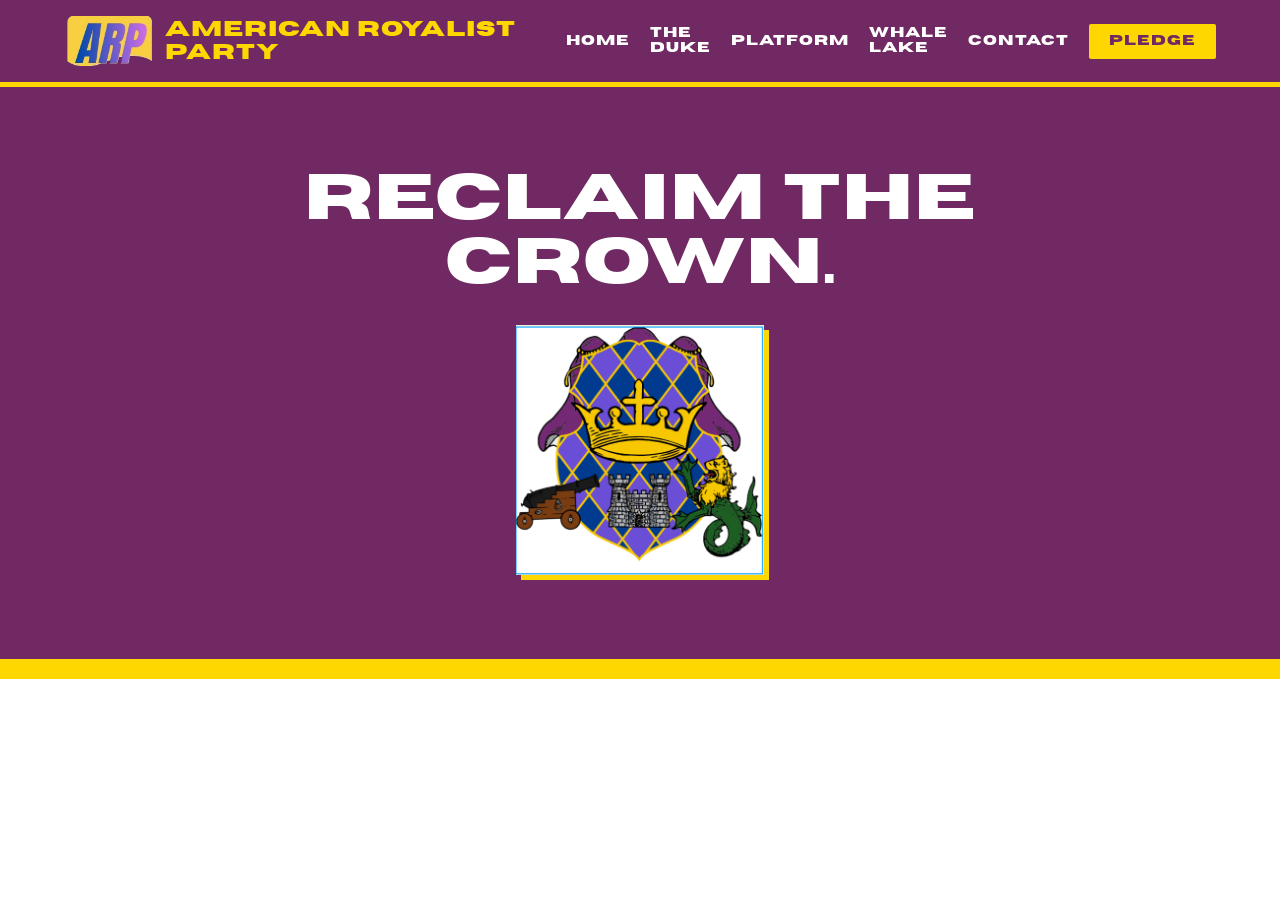
<file: index.html>
<!DOCTYPE html>
<html lang="en">
<head>
    <meta charset="UTF-8">
    <meta name="viewport" content="width=device-width, initial-scale=1.0">
    <title>ARP | American Royalist Party</title>
    <link rel="stylesheet" href="style.css">
</head>
<body>
    <nav class="main-nav">
        <img src="ARP.jpg" height="50px" style="padding-right: 10px;">
        <a href="index.html" class="brand">AMERICAN ROYALIST PARTY</a>
        <div class="nav-links">
            <a href="index.html">Home</a>
            <a href="about.html">The Duke</a>
            <a href="platform.html">Platform</a>
            <a href="whale-lake.html">Whale Lake</a>
            <a href="contact.html">Contact</a>
            <a href="loyalists.html" class="nav-cta">Pledge</a>
        </div>
    </nav>
    <header class="page-header" style="text-align: center;">
        <h1>RECLAIM THE CROWN.</h1>
        <div style="margin-top: 30px;">
            <img src="COA.png" alt="Coat of Arms" style="height: 250px; filter: drop-shadow(5px 5px 0px var(--royal-gold));">
        </div>
    </header>
</body>
</html>
</file>
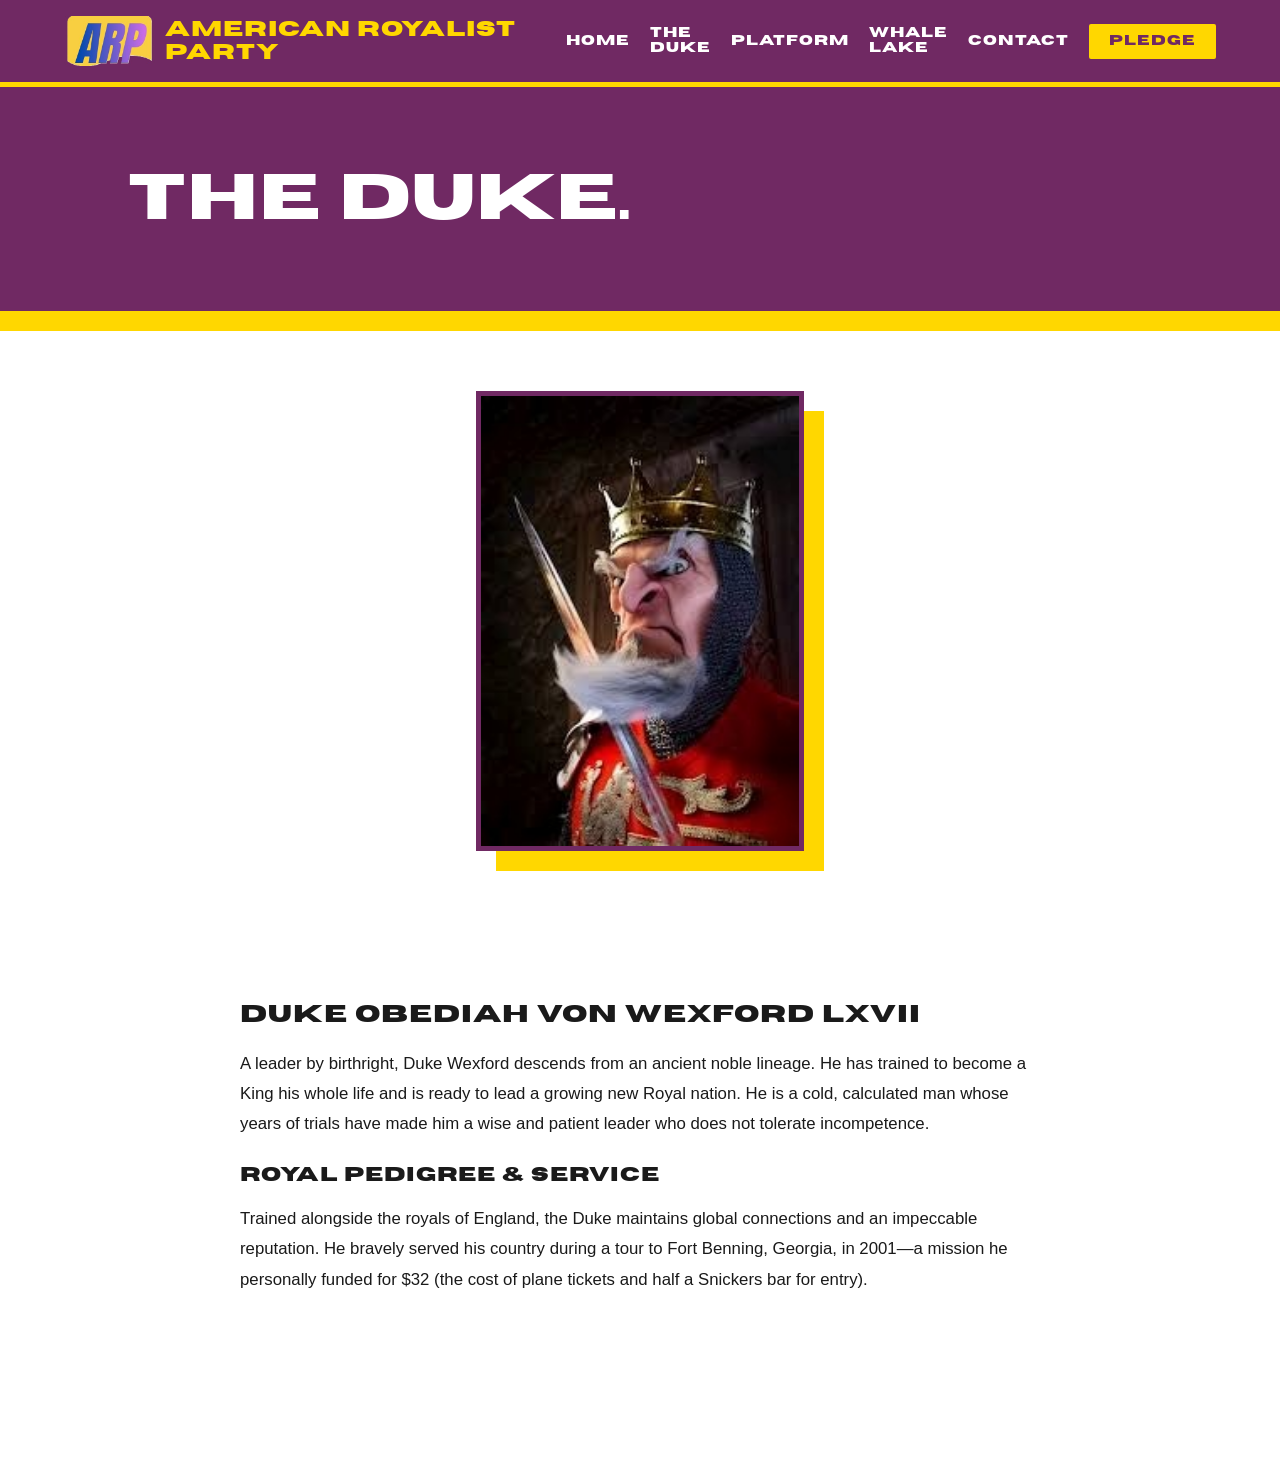
<file: about.html>
<!DOCTYPE html>
<html lang="en">
<head>
    <meta charset="UTF-8">
    <meta name="viewport" content="width=device-width, initial-scale=1.0">
    <title>ARP | American Royalist Party</title>
    <link rel="stylesheet" href="style.css">
</head>
<body>
    <nav class="main-nav">
        <img src="ARP.jpg" height="50px" style="padding-right: 10px;">
        <a href="index.html" class="brand">AMERICAN ROYALIST PARTY</a>
        <div class="nav-links">
            <a href="index.html">Home</a>
            <a href="about.html">The Duke</a>
            <a href="platform.html">Platform</a>
            <a href="whale-lake.html">Whale Lake</a>
            <a href="contact.html">Contact</a>
            <a href="loyalists.html" class="nav-cta">Pledge</a>
        </div>
    </nav>

    <header class="page-header">
        <h1>THE DUKE.</h1>
    </header>

    <main class="content-wrapper">
        <div class="portrait-gallery">
            <img src="Duke.jpg" alt="Duke Obediah" class="portrait-img">
        </div>

        <section class="bio-text">
            <h2>Duke Obediah von Wexford LXVII</h2>
            <p>A leader by birthright, Duke Wexford descends from an ancient noble lineage. He has trained to become a King his whole life and is ready to lead a growing new Royal nation. He is a cold, calculated man whose years of trials have made him a wise and patient leader who does not tolerate incompetence.</p>
            
            <h3>Royal Pedigree & Service</h3>
            <p>Trained alongside the royals of England, the Duke maintains global connections and an impeccable reputation. He bravely served his country during a tour to Fort Benning, Georgia, in 2001—a mission he personally funded for $32 (the cost of plane tickets and half a Snickers bar for entry).</p>
        </section>
    </main>
</body>
</html>
</file>
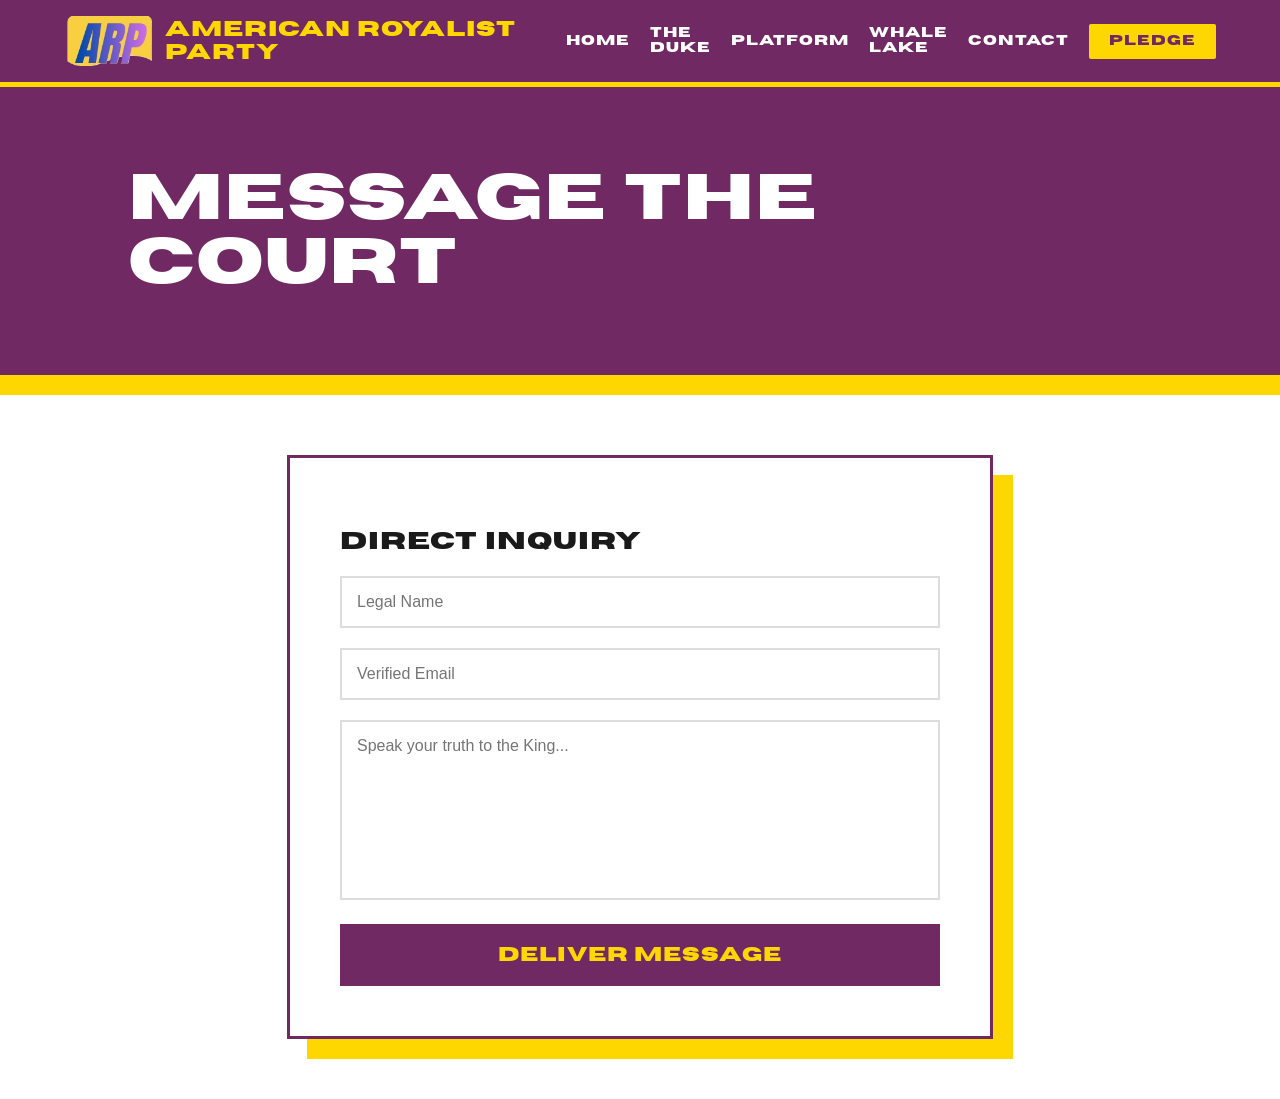
<file: contact.html>
<!DOCTYPE html>
<html lang="en">
<head>
    <meta charset="UTF-8">
    <meta name="viewport" content="width=device-width, initial-scale=1.0">
    <title>ARP | American Royalist Party</title>
    <link rel="stylesheet" href="style.css">
</head>
<body>
    <nav class="main-nav">
        <img src="ARP.jpg" height="50px" style="padding-right: 10px;">
        <a href="index.html" class="brand">AMERICAN ROYALIST PARTY</a>
        <div class="nav-links">
            <a href="index.html">Home</a>
            <a href="about.html">The Duke</a>
            <a href="platform.html">Platform</a>
            <a href="whale-lake.html">Whale Lake</a>
            <a href="contact.html">Contact</a>
            <a href="loyalists.html" class="nav-cta">Pledge</a>
        </div>
    </nav>

    <header class="page-header">
        <h1>MESSAGE THE COURT</h1>
    </header>

    <section class="form-container">
        <div class="form-card">
            <h2>Direct Inquiry</h2>
            <form>
                <input type="text" placeholder="Legal Name" required>
                <input type="email" placeholder="Verified Email" required>
                <textarea class="fixed-textarea" placeholder="Speak your truth to the King..."></textarea>
                <button type="submit" class="submit-btn">Deliver Message</button>
            </form>
        </div>
    </section>
</body>
</html>
</file>
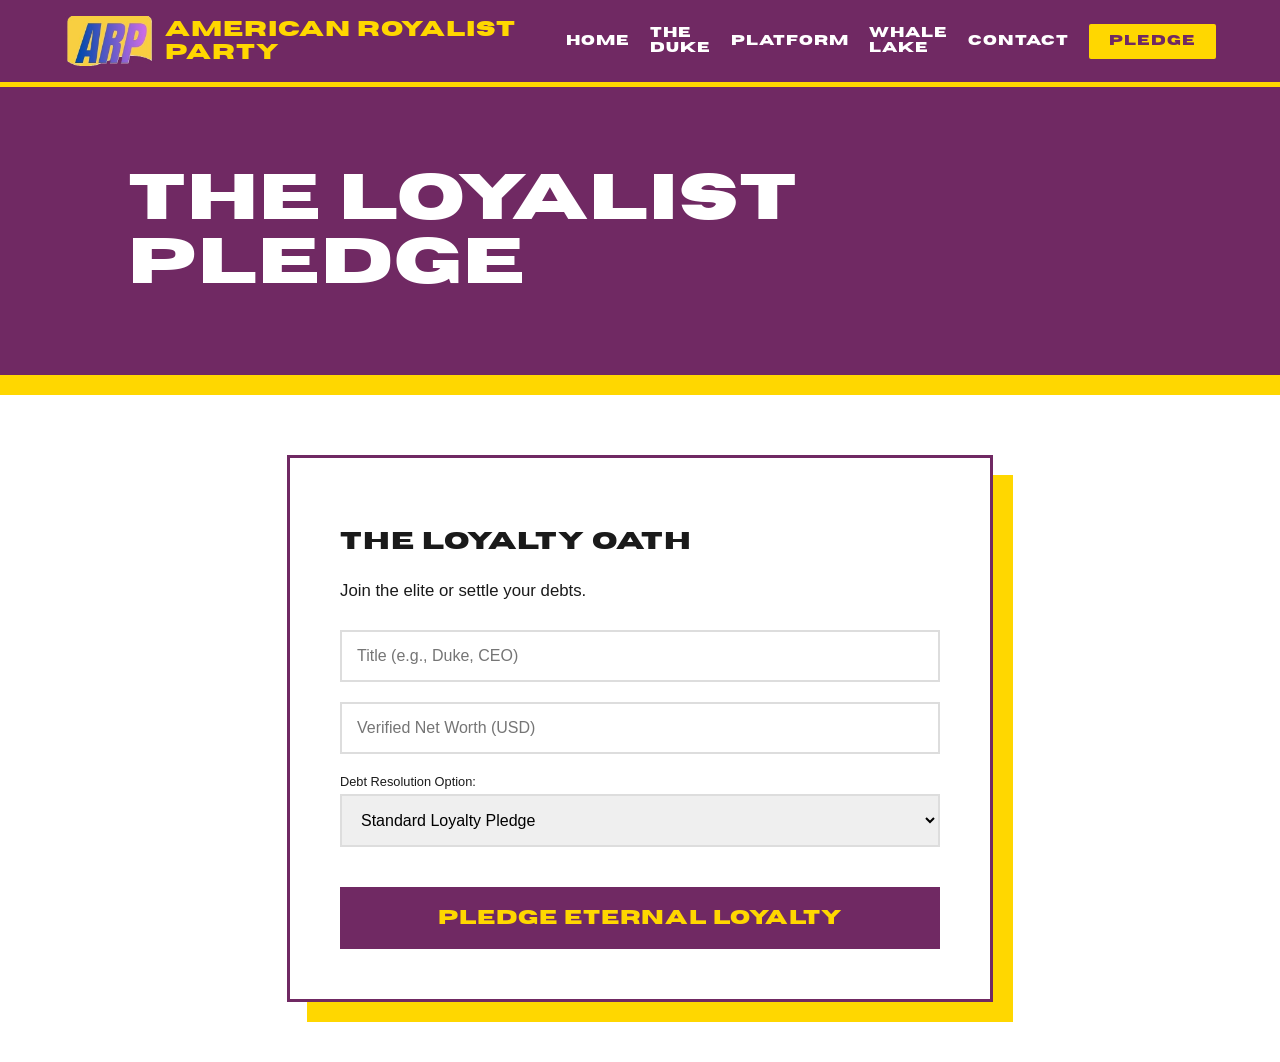
<file: loyalists.html>
<!DOCTYPE html>
<html lang="en">
<head>
    <meta charset="UTF-8">
    <meta name="viewport" content="width=device-width, initial-scale=1.0">
    <title>ARP | American Royalist Party</title>
    <link rel="stylesheet" href="style.css">
</head>
<body>
    <nav class="main-nav">
        <img src="ARP.jpg" height="50px" style="padding-right: 10px;">
        <a href="index.html" class="brand">AMERICAN ROYALIST PARTY</a>
        <div class="nav-links">
            <a href="index.html">Home</a>
            <a href="about.html">The Duke</a>
            <a href="platform.html">Platform</a>
            <a href="whale-lake.html">Whale Lake</a>
            <a href="contact.html">Contact</a>
            <a href="loyalists.html" class="nav-cta">Pledge</a>
        </div>
    </nav>

    <header class="page-header">
        <h1>THE LOYALIST PLEDGE</h1>
    </header>

    <section class="form-container">
        <div class="form-card">
            <h2>The Loyalty Oath</h2>
            <p>Join the elite or settle your debts.</p>
            <form>
                <input type="text" placeholder="Title (e.g., Duke, CEO)" required>
                <input type="number" placeholder="Verified Net Worth (USD)" required>
                <div style="margin-bottom: 20px;">
                    <label style="font-size: 0.8rem; display: block; margin-bottom: 5px;">Debt Resolution Option:</label>
                    <select style="width: 100%; padding: 15px; border: 2px solid #ddd;">
                        <option>Standard Loyalty Pledge</option>
                        <option>15-Year servitude (Loan Cancellation)</option>
                    </select>
                </div>
                <button type="submit" class="submit-btn">Pledge Eternal Loyalty</button>
            </form>
        </div>
    </section>
</body>
</html>
</file>
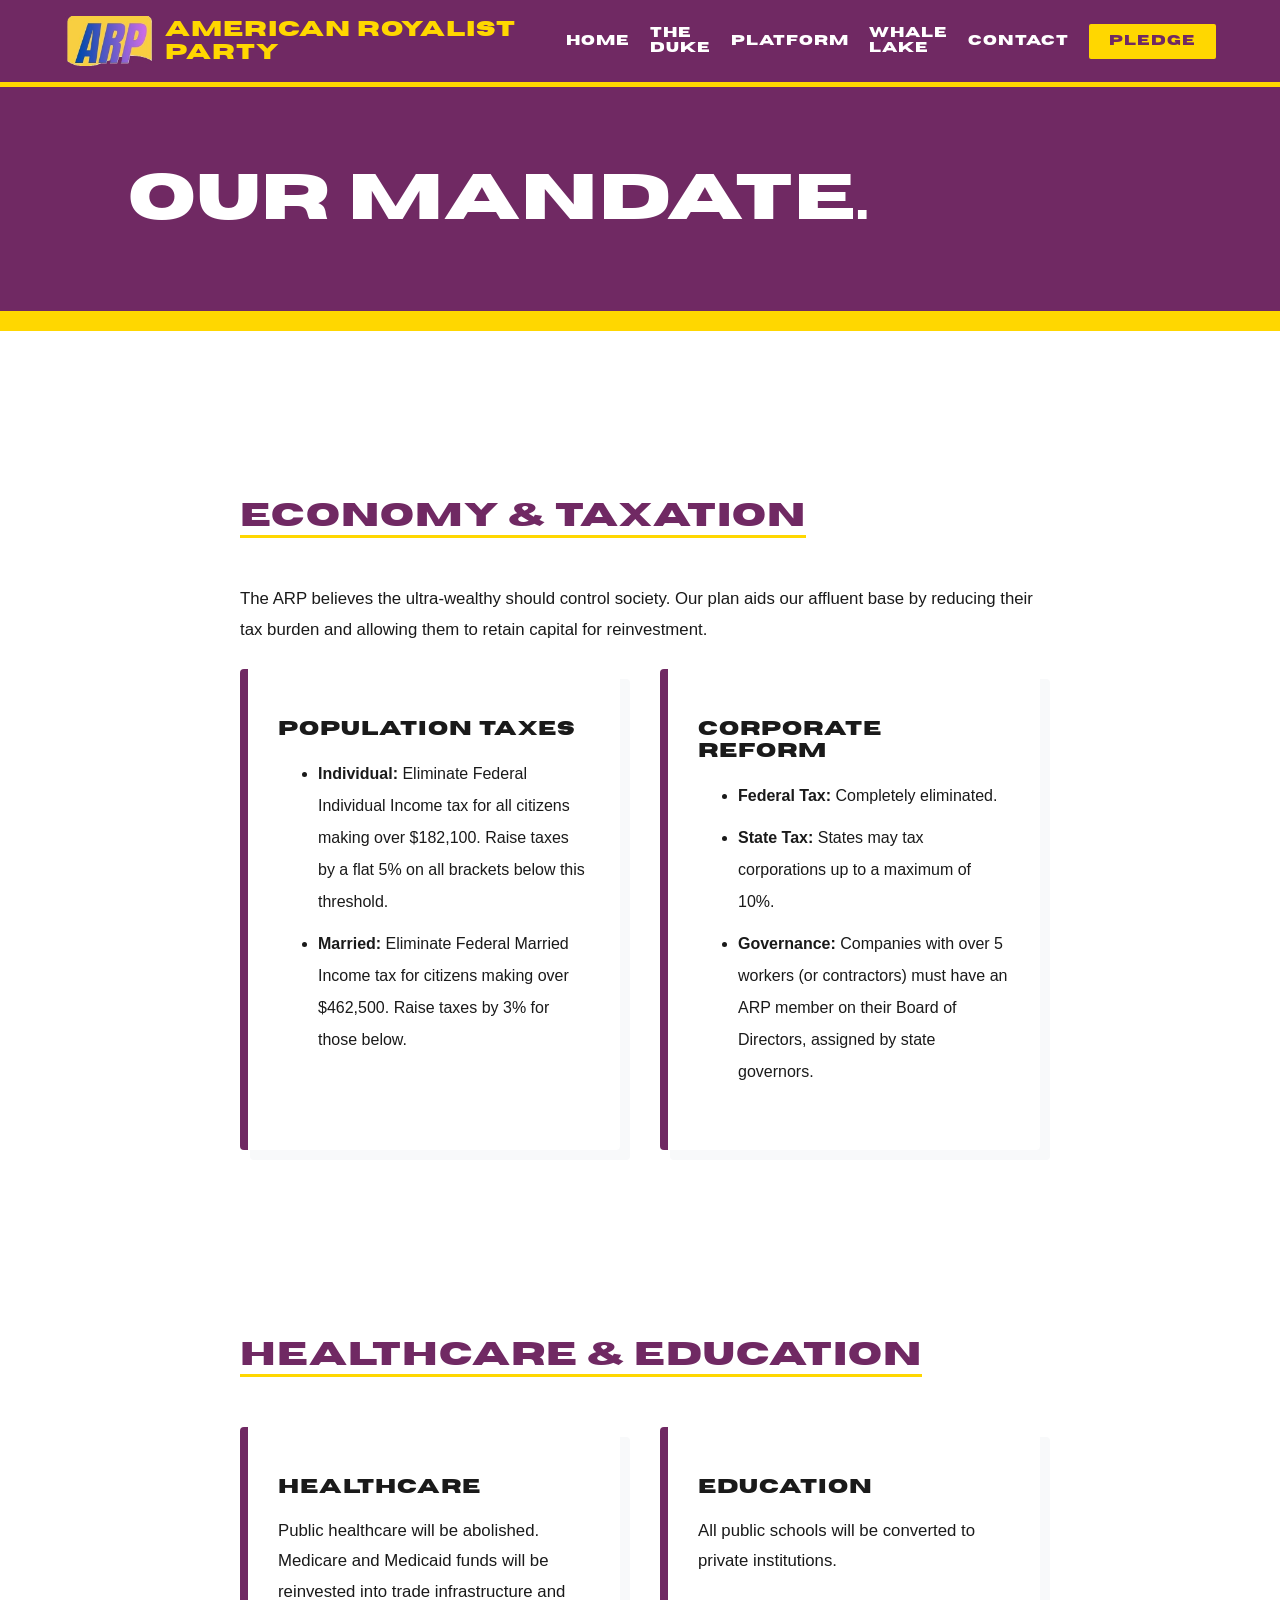
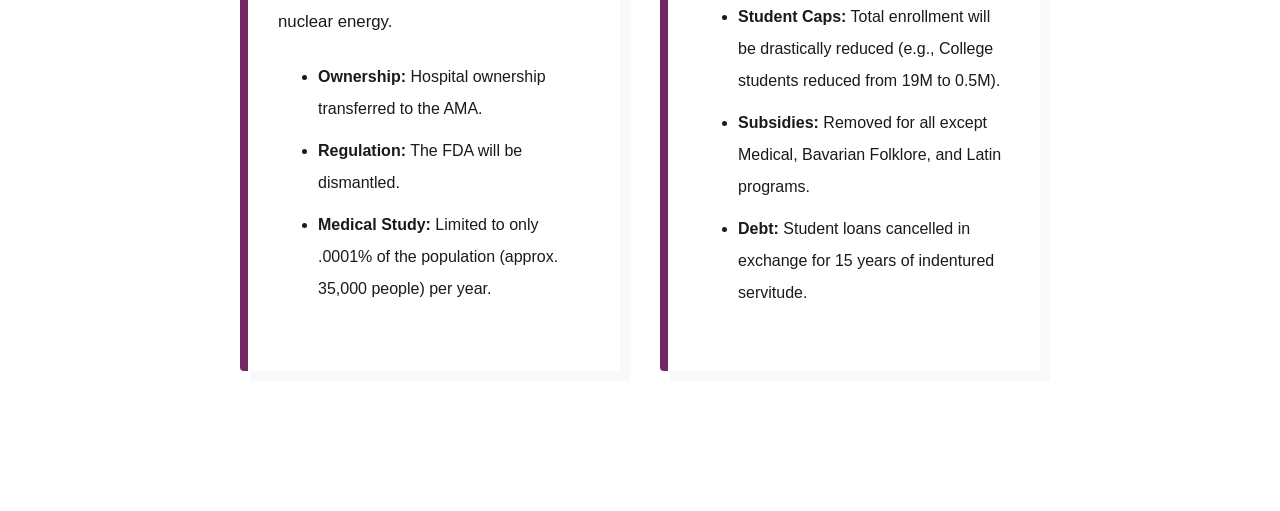
<file: platform.html>
<!DOCTYPE html>
<html lang="en">
<head>
    <meta charset="UTF-8">
    <meta name="viewport" content="width=device-width, initial-scale=1.0">
    <title>ARP | American Royalist Party</title>
    <link rel="stylesheet" href="style.css">
</head>
<body>
    <nav class="main-nav">
        <img src="ARP.jpg" height="50px" style="padding-right: 10px;">
        <a href="index.html" class="brand">AMERICAN ROYALIST PARTY</a>
        <div class="nav-links">
            <a href="index.html">Home</a>
            <a href="about.html">The Duke</a>
            <a href="platform.html">Platform</a>
            <a href="whale-lake.html">Whale Lake</a>
            <a href="contact.html">Contact</a>
            <a href="loyalists.html" class="nav-cta">Pledge</a>
        </div>
    </nav>
    <header class="page-header">
        <h1>OUR MANDATE.</h1>
    </header>
    <main class="content-wrapper">
        <section class="platform-section">
            <h2 class="section-title">ECONOMY & TAXATION</h2>
            <p>The ARP believes the ultra-wealthy should control society. Our plan aids our affluent base by reducing their tax burden and allowing them to retain capital for reinvestment.</p>
            
            <div class="policy-grid">
                <div class="policy-card">
                    <h3>Population Taxes</h3>
                    <ul>
                        <li><strong>Individual:</strong> Eliminate Federal Individual Income tax for all citizens making over $182,100. Raise taxes by a flat 5% on all brackets below this threshold.</li>
                        <li><strong>Married:</strong> Eliminate Federal Married Income tax for citizens making over $462,500. Raise taxes by 3% for those below.</li>
                    </ul>
                </div>
                <div class="policy-card">
                    <h3>Corporate Reform</h3>
                    <ul>
                        <li><strong>Federal Tax:</strong> Completely eliminated.</li>
                        <li><strong>State Tax:</strong> States may tax corporations up to a maximum of 10%.</li>
                        <li><strong>Governance:</strong> Companies with over 5 workers (or contractors) must have an ARP member on their Board of Directors, assigned by state governors.</li>
                    </ul>
                </div>
            </div>
        </section>

        <section class="platform-section">
            <h2 class="section-title">HEALTHCARE & EDUCATION</h2>
            <div class="policy-grid">
                <div class="policy-card">
                    <h3>Healthcare</h3>
                    <p>Public healthcare will be abolished. Medicare and Medicaid funds will be reinvested into trade infrastructure and nuclear energy.</p>
                    <ul>
                        <li><strong>Ownership:</strong> Hospital ownership transferred to the AMA.</li>
                        <li><strong>Regulation:</strong> The FDA will be dismantled.</li>
                        <li><strong>Medical Study:</strong> Limited to only .0001% of the population (approx. 35,000 people) per year.</li>
                    </ul>
                </div>
                <div class="policy-card">
                    <h3>Education</h3>
                    <p>All public schools will be converted to private institutions.</p>
                    <ul>
                        <li><strong>Student Caps:</strong> Total enrollment will be drastically reduced (e.g., College students reduced from 19M to 0.5M).</li>
                        <li><strong>Subsidies:</strong> Removed for all except Medical, Bavarian Folklore, and Latin programs.</li>
                        <li><strong>Debt:</strong> Student loans cancelled in exchange for 15 years of indentured servitude.</li>
                    </ul>
                </div>
            </div>
        </section>
    </main>
</body>
</html>
</file>
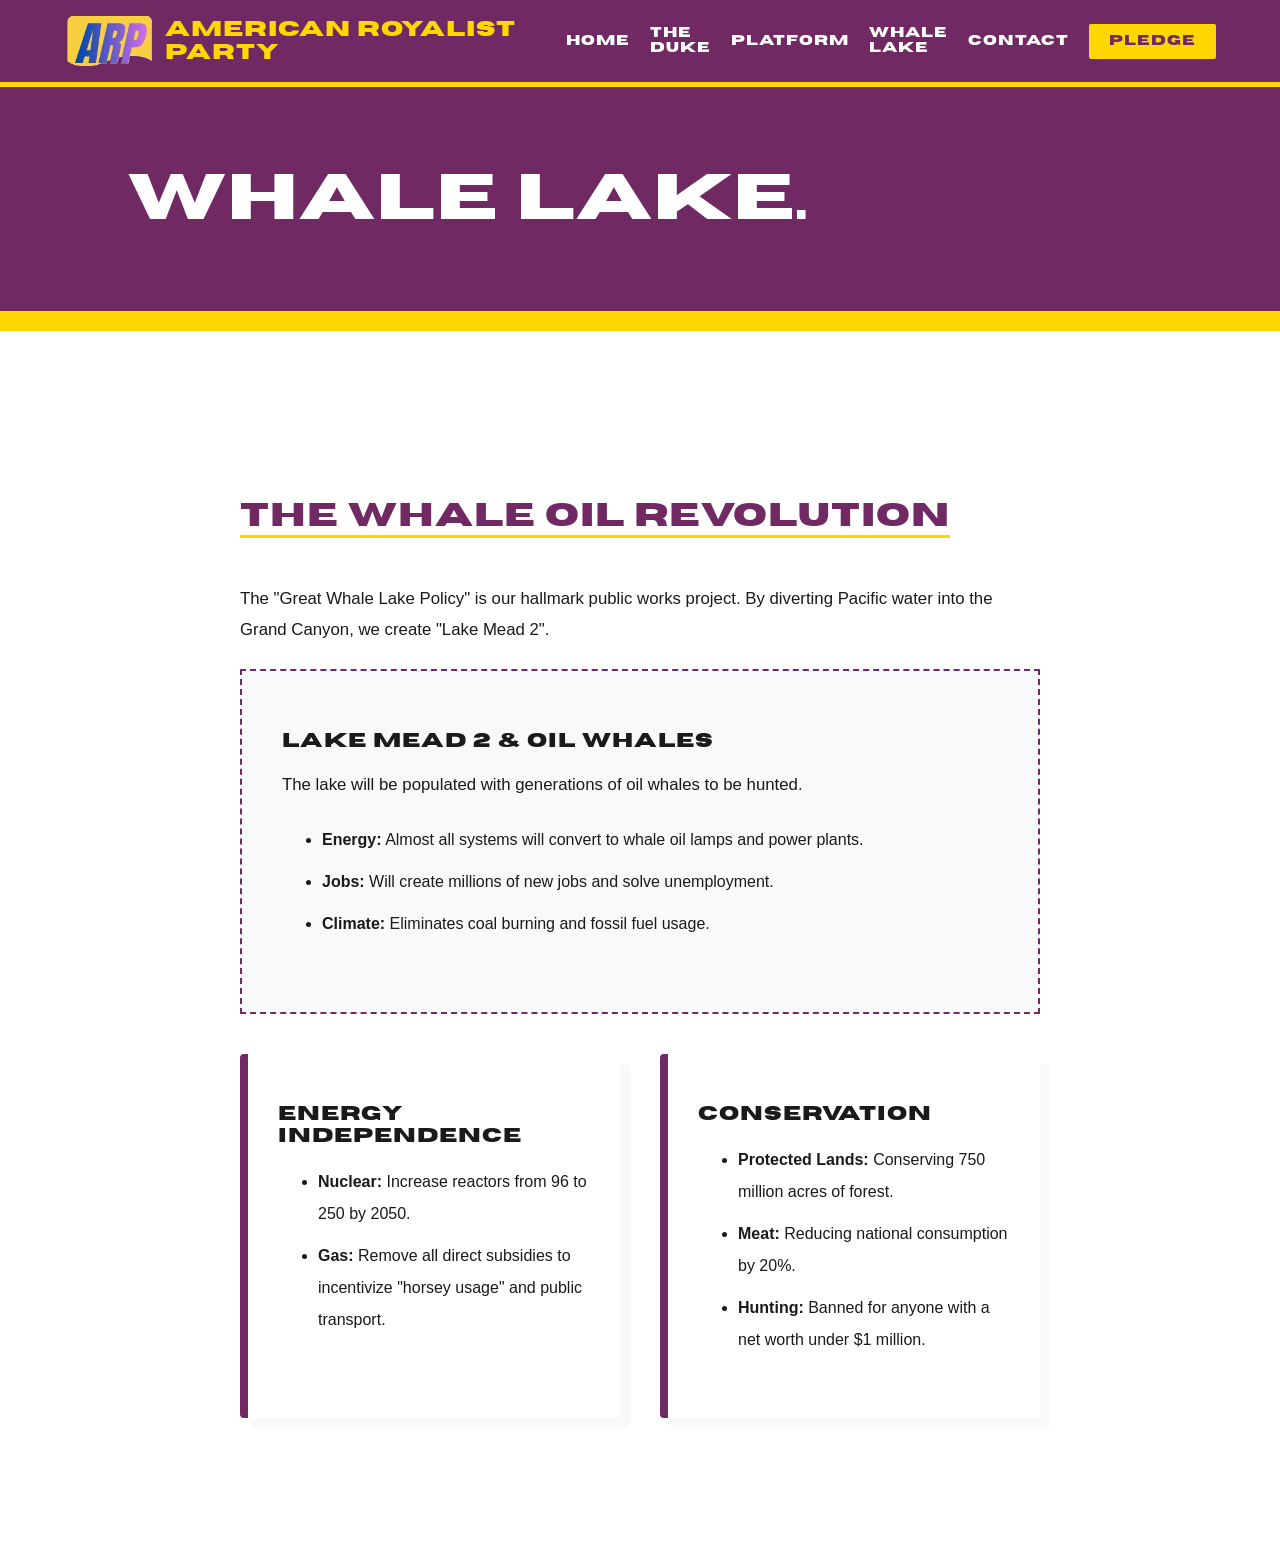
<file: whale-lake.html>
<!DOCTYPE html>
<html lang="en">
<head>
    <meta charset="UTF-8">
    <meta name="viewport" content="width=device-width, initial-scale=1.0">
    <title>ARP | American Royalist Party</title>
    <link rel="stylesheet" href="style.css">
</head>
<body>
    <nav class="main-nav">
        <img src="ARP.jpg" height="50px" style="padding-right: 10px;">
        <a href="index.html" class="brand">AMERICAN ROYALIST PARTY</a>
        <div class="nav-links">
            <a href="index.html">Home</a>
            <a href="about.html">The Duke</a>
            <a href="platform.html">Platform</a>
            <a href="whale-lake.html">Whale Lake</a>
            <a href="contact.html">Contact</a>
            <a href="loyalists.html" class="nav-cta">Pledge</a>
        </div>
    </nav>
    <header class="page-header">
        <h1>WHALE LAKE.</h1>
    </header>
    <main class="content-wrapper">
        <section class="platform-section">
            <h2 class="section-title">THE WHALE OIL REVOLUTION</h2>
            <p>The "Great Whale Lake Policy" is our hallmark public works project. By diverting Pacific water into the Grand Canyon, we create "Lake Mead 2".</p>
            
            <div class="policy-box">
                <h3>Lake Mead 2 & Oil Whales</h3>
                <p>The lake will be populated with generations of oil whales to be hunted.</p>
                <ul>
                    <li><strong>Energy:</strong> Almost all systems will convert to whale oil lamps and power plants.</li>
                    <li><strong>Jobs:</strong> Will create millions of new jobs and solve unemployment.</li>
                    <li><strong>Climate:</strong> Eliminates coal burning and fossil fuel usage.</li>
                </ul>
            </div>

            <div class="policy-grid">
                <div class="policy-card">
                    <h3>Energy Independence</h3>
                    <ul>
                        <li><strong>Nuclear:</strong> Increase reactors from 96 to 250 by 2050.</li>
                        <li><strong>Gas:</strong> Remove all direct subsidies to incentivize "horsey usage" and public transport.</li>
                    </ul>
                </div>
                <div class="policy-card">
                    <h3>Conservation</h3>
                    <ul>
                        <li><strong>Protected Lands:</strong> Conserving 750 million acres of forest.</li>
                        <li><strong>Meat:</strong> Reducing national consumption by 20%.</li>
                        <li><strong>Hunting:</strong> Banned for anyone with a net worth under $1 million.</li>
                    </ul>
                </div>
            </div>
        </section>
    </main>
</body>
</html>
</file>
<file: style.css>
/* 1. CUSTOM FONT INTEGRATION */
@font-face {
  font-family: 'Horizon-r'; 
  src: url('Horizon_Regular.otf') format('opentype');
  font-weight: normal;
  font-style: normal;
}

/* 2. CORE VARIABLES */
:root {
    --royal-purple: #702963;
    --royal-gold: #FFD700;
    --off-white: #F8F9FA;
    --white: #FFFFFF;
    --dark-text: #1A1A1A;
}

/* 3. GLOBAL STYLES & TYPOGRAPHY */
body {
    font-family: 'Inter', -apple-system, sans-serif;
    margin: 0;
    background-color: var(--white);
    color: var(--dark-text);
}

h1, h2, h3, .brand, .nav-links a, .submit-btn, .section-title {
    font-family: 'Horizon-r', sans-serif;
    text-transform: uppercase;
    letter-spacing: 1px;
}

p {
    line-height: 1.8;
    margin-bottom: 1.5rem;
    font-size: 1.05rem;
}

ul {
    line-height: 2;
    margin-bottom: 2rem;
}

li {
    margin-bottom: 10px;
}

/* 4. NAVIGATION BAR */
.main-nav {
    background: var(--royal-purple);
    padding: 1rem 5%;
    display: flex;
    justify-content: space-between;
    align-items: center;
    position: sticky;
    top: 0;
    z-index: 1000;
    border-bottom: 5px solid var(--royal-gold);
}

.brand {
    font-size: 1.3rem;
    color: var(--royal-gold);
    text-decoration: none;
}

.nav-links {
    display: flex;
    align-items: center;
}

.nav-links a {
    color: white;
    text-decoration: none;
    margin-left: 20px;
    font-size: 0.8rem;
    transition: color 0.3s;
}

.nav-links a:hover {
    color: var(--royal-gold);
}

.nav-cta {
    background: var(--royal-gold) !important;
    color: var(--royal-purple) !important;
    padding: 10px 20px;
    border-radius: 2px;
}

/* 5. HEADERS & CONTAINERS */
.page-header {
    background: var(--royal-purple);
    color: white;
    padding: 80px 10%;
    border-bottom: 20px solid var(--royal-gold);
}

.page-header h1 {
    font-size: 4rem;
    margin: 0;
    line-height: 1;
}

.content-wrapper {
    max-width: 1000px;
    margin: 0 auto;
    padding: 60px 20px;
}

section {
    padding: 80px 10%;
}

/* 6. PLATFORM & POLICY COMPONENTS */
.section-title {
    color: var(--royal-purple);
    border-bottom: 3px solid var(--royal-gold);
    display: inline-block;
    margin-bottom: 30px;
    font-size: 2rem;
}

.policy-grid {
    display: grid;
    grid-template-columns: 1fr 1fr;
    gap: 40px;
    margin-top: 20px;
}

.policy-card {
    background: #fff;
    padding: 30px;
    border-left: 8px solid var(--royal-purple);
    box-shadow: 10px 10px 0px var(--off-white);
    border-radius: 4px;
}

.policy-box {
    background: var(--off-white);
    padding: 40px;
    margin-bottom: 40px;
    border: 2px dashed var(--royal-purple);
}

/* 7. IMAGES & PORTRAITS */
.portrait-gallery {
    display: flex;
    justify-content: center;
    align-items: center;
    margin-bottom: 50px;
}

.portrait-img {
    height: 450px;
    border: 5px solid var(--royal-purple);
    box-shadow: 20px 20px 0px var(--royal-gold);
}

.coa-img {
    height: 300px;
    filter: drop-shadow(10px 10px 0px var(--royal-gold));
}

/* 8. FORMS & FIXED TEXTAREA */
.form-container {
    display: flex;
    justify-content: center;
    padding: 60px 5%;
}

.form-card {
    background: var(--white);
    width: 100%;
    max-width: 600px;
    padding: 50px;
    border: 3px solid var(--royal-purple);
    box-shadow: 20px 20px 0px var(--royal-gold);
}

input, .fixed-textarea, select {
    width: 100%;
    padding: 15px;
    margin-bottom: 20px;
    border: 2px solid #ddd;
    box-sizing: border-box;
    font-family: 'Inter', sans-serif;
    font-size: 1rem;
}

.fixed-textarea {
    height: 180px;
    resize: none; /* User cannot drag-resize this box */
}

.submit-btn {
    width: 100%;
    background: var(--royal-purple);
    color: var(--royal-gold);
    padding: 20px;
    border: none;
    font-size: 1.2rem;
    cursor: pointer;
    transition: 0.3s;
}

.submit-btn:hover {
    background: #000;
    color: #fff;
}

/* 9. MOBILE RESPONSIVENESS */
@media (max-width: 768px) {
    .main-nav {
        flex-direction: column !important;
        padding: 15px 5% !important;
    }

    .brand {
        text-align: center;
    }

    .main-nav img {
        padding-bottom: 10px;
    }

    .nav-links {
        margin-top: 15px;
        flex-wrap: wrap;
        justify-content: center;
        gap: 10px;
        width: 100%;
    }

    .nav-links a {
        margin: 0 5px !important;
        font-size: 0.75rem !important;
    }

    .page-header h1 {
        font-size: 2.5rem !important;
        text-align: center;
    }

    .policy-grid {
        grid-template-columns: 1fr; /* Stacks policies vertically */
    }

    .portrait-img {
        height: auto !important;
        width: 90% !important;
        max-width: 320px;
    }

    section {
        padding: 40px 5% !important;
    }

    .form-card {
        padding: 30px 20px;
        box-shadow: 10px 10px 0px var(--royal-gold);
    }
}
</file>
